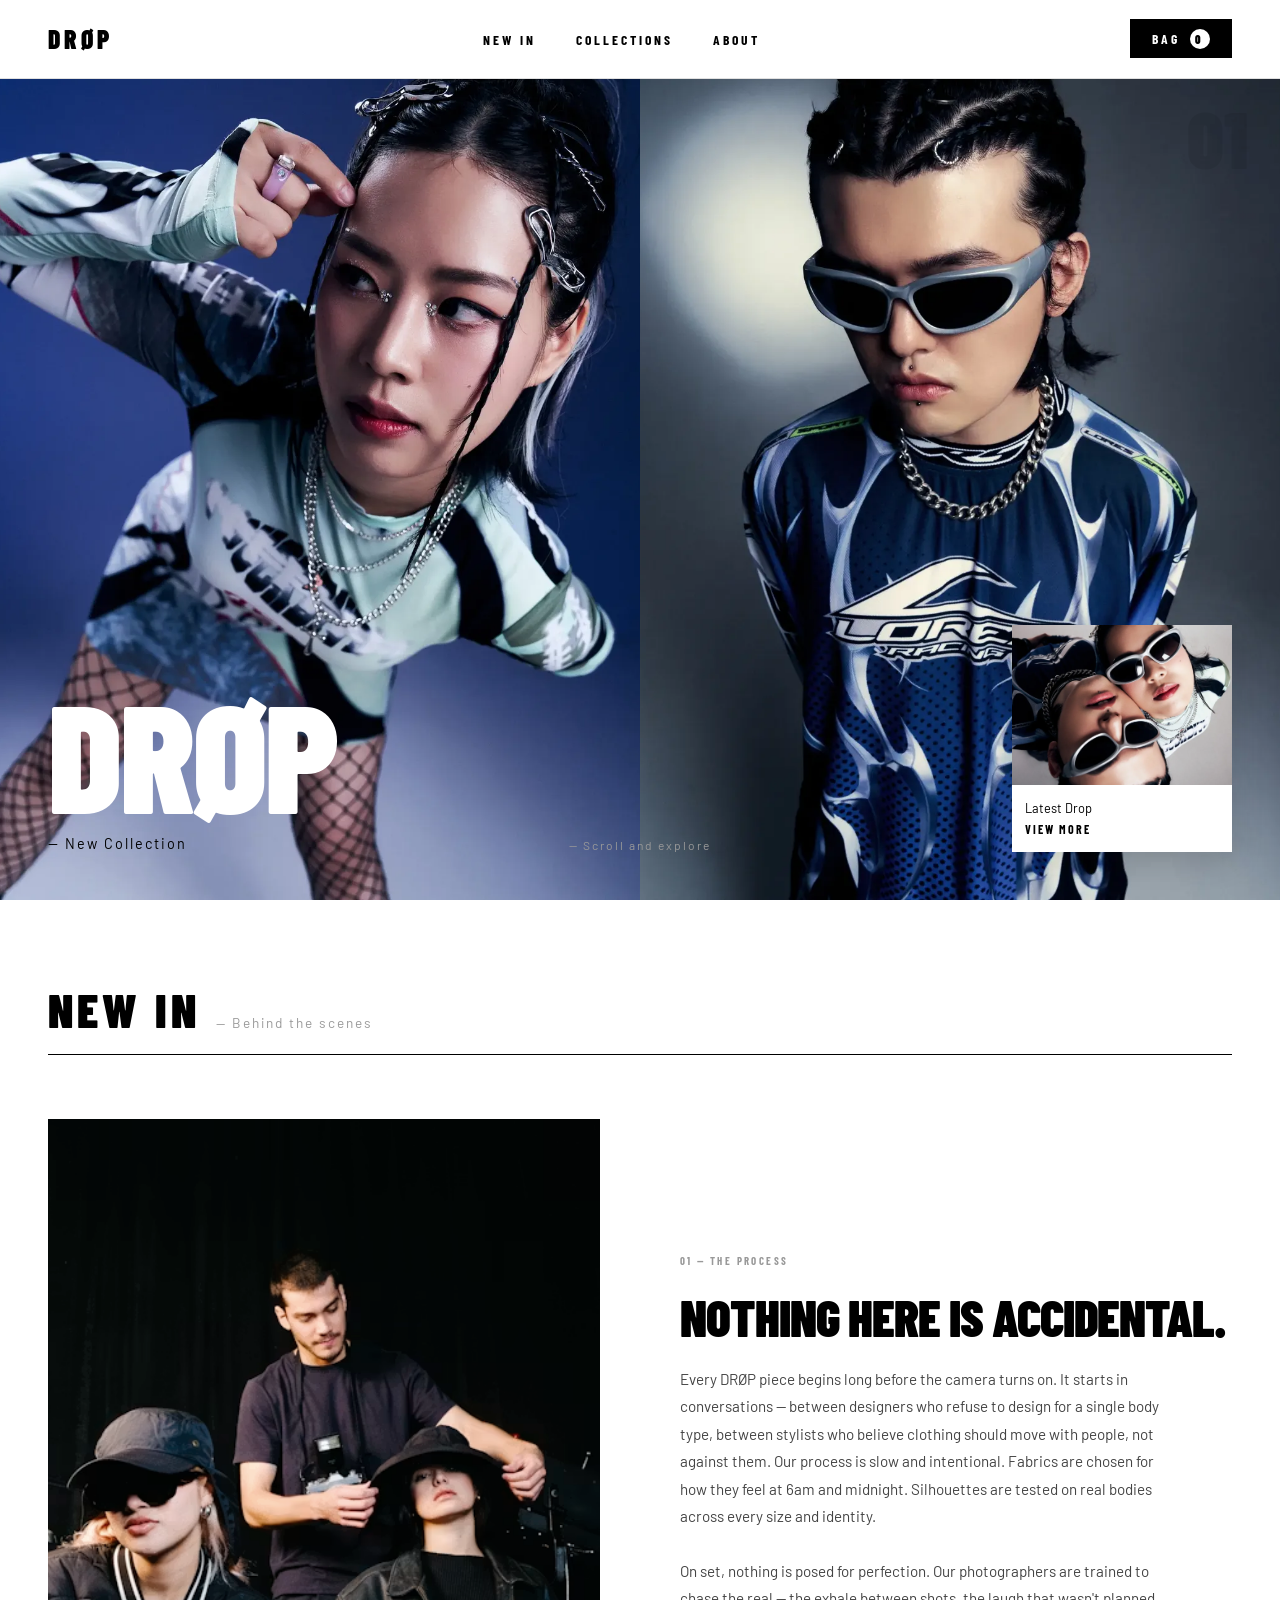
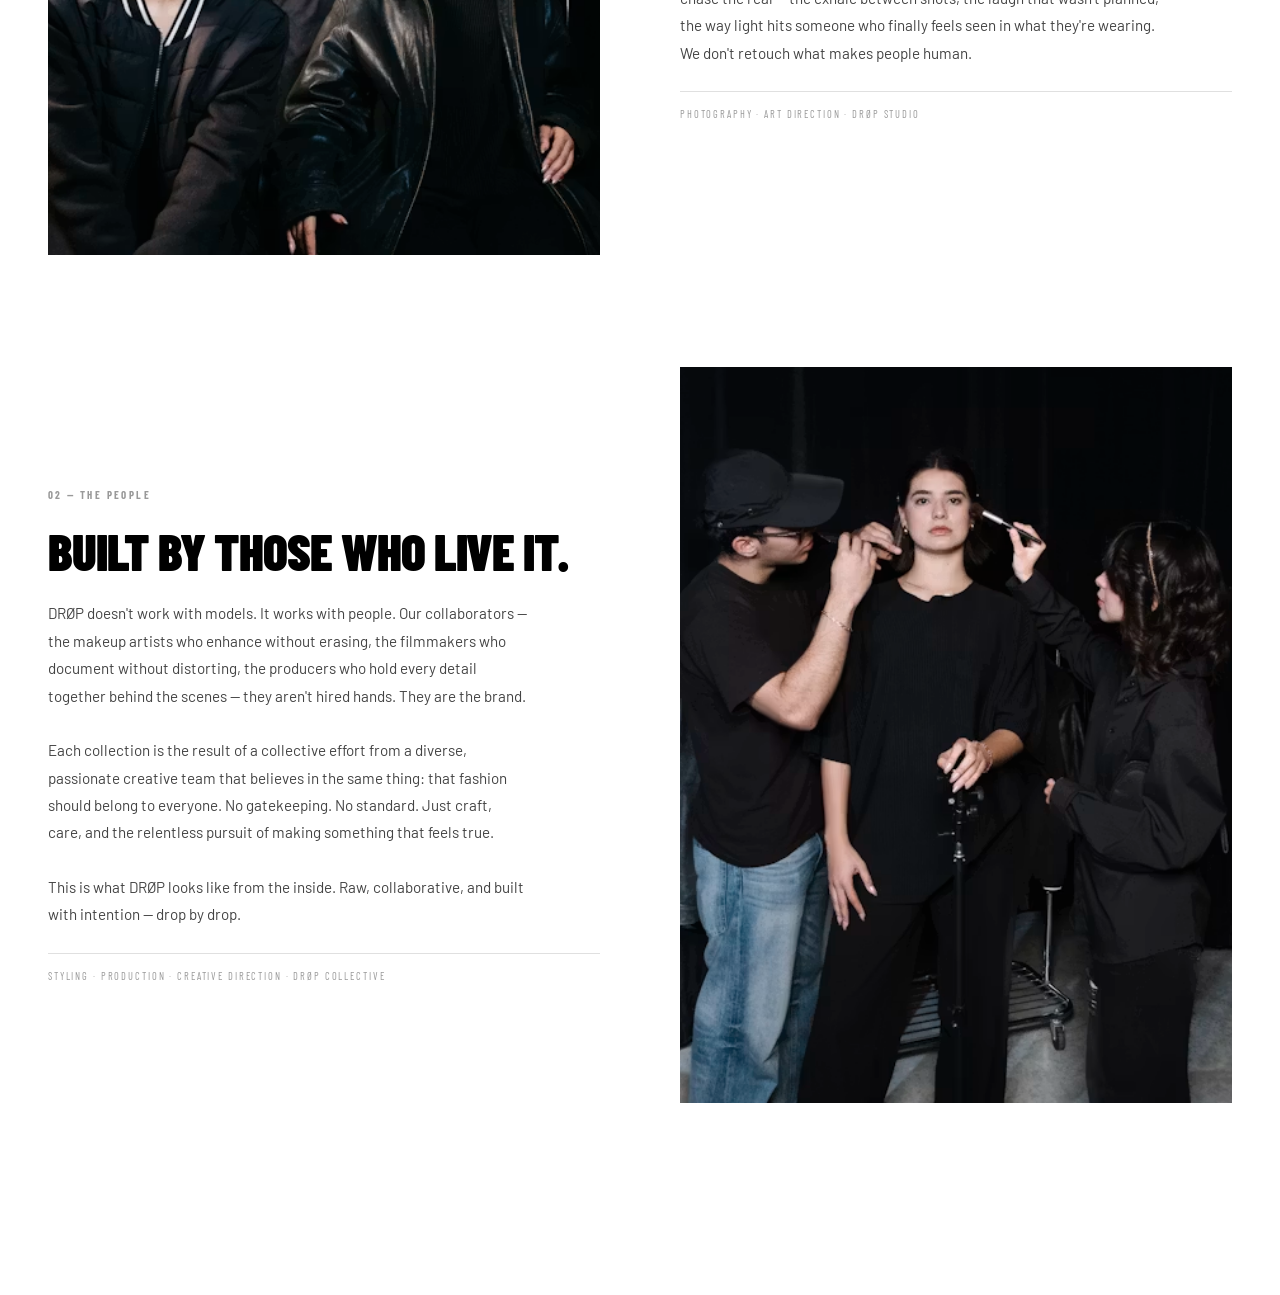
<file: frontend/index.html>
<!DOCTYPE html>
<html lang="pt-BR">
<head>
  <link rel="icon" type="image/png" href="assets/ICON.png" />
  <meta charset="UTF-8" />
  <meta name="viewport" content="width=device-width, initial-scale=1.0"/>
  <title>DRØP</title>
  <link rel="stylesheet" href="style.css" />
  <link href="https://fonts.googleapis.com/css2?family=Barlow+Condensed:wght@400;700;900&family=Barlow:wght@300;400;500&display=swap" rel="stylesheet"/>
</head>
<body>

  <!-- NAVBAR -->
  <nav class="navbar">
    <a href="#" class="logo">DRØP</a>
    <ul class="nav-links">
      <li><a href="index.html#produtos">NEW IN</a></li>
      <li><a href="collections.html">COLLECTIONS</a></li>
      <li><a href="about.html">ABOUT</a></li>
    </ul>
    <button class="cart-btn" id="cartBtn">
      BAG <span class="cart-count" id="cartCount">0</span> 
    </button>
  </nav>
<!-- HERO -->
<section class="hero">
  <div class="hero-number">01</div>
  <div class="hero-text">
    <h1 class="hero-title">DRØP</h1>
    <p class="hero-sub">— New Collection</p>
  </div>
  <div class="hero-image-main">
    <div class="hero-placeholder"></div>
  </div>
  <div class="hero-image-second">
    <div class="hero-placeholder-second"></div>
  </div>
  <a href="collections.html?produto=fV8CvJ6wJcdyc7ZbU56b" class="hero-image-float" style="text-decoration:none;color:var(--black);display:block;">
    <div class="hero-placeholder-sm"></div>
    <p class="hero-label">Latest Drop <br/><strong>VIEW MORE</strong></p>
  </a>
  <p class="hero-scroll">— Scroll and explore</p>
</section>

<!-- NEW IN — BEHIND THE SCENES -->
<section class="newin" id="produtos">

  <div class="newin-header">
    <h2>NEW IN</h2>
    <span>— Behind the scenes</span>
  </div>

  <!-- FEATURE 01 -->
  <div class="newin-feature">
    <div class="newin-img">
      <img src="assets/fotog1.jpg" alt="DRØP Behind the Scenes" />
    </div>
    <div class="newin-text">
      <span class="newin-label">01 — The Process</span>
      <h3 class="newin-title">Nothing here is accidental.</h3>
      <p class="newin-body">
        Every DRØP piece begins long before the camera turns on. It starts in conversations — between designers who refuse to design for a single body type, between stylists who believe clothing should move with people, not against them. Our process is slow and intentional. Fabrics are chosen for how they feel at 6am and midnight. Silhouettes are tested on real bodies across every size and identity.
        <br/><br/>
        On set, nothing is posed for perfection. Our photographers are trained to chase the real — the exhale between shots, the laugh that wasn't planned, the way light hits someone who finally feels seen in what they're wearing. We don't retouch what makes people human.
      </p>
      <span class="newin-credit">Photography · Art Direction · DRØP Studio</span>
    </div>
  </div>

  <!-- FEATURE 02 -->
  <div class="newin-feature newin-feature--reverse">
    <div class="newin-img">
      <img src="assets/fotog2.jpg" alt="DRØP Collaborators" />
    </div>
    <div class="newin-text">
      <span class="newin-label">02 — The People</span>
      <h3 class="newin-title">Built by those who live it.</h3>
      <p class="newin-body">
        DRØP doesn't work with models. It works with people. Our collaborators — the makeup artists who enhance without erasing, the filmmakers who document without distorting, the producers who hold every detail together behind the scenes — they aren't hired hands. They are the brand.
        <br/><br/>
        Each collection is the result of a collective effort from a diverse, passionate creative team that believes in the same thing: that fashion should belong to everyone. No gatekeeping. No standard. Just craft, care, and the relentless pursuit of making something that feels true.
        <br/><br/>
        This is what DRØP looks like from the inside. Raw, collaborative, and built with intention — drop by drop.
      </p>
      <span class="newin-credit">Styling · Production · Creative Direction · DRØP Collective</span>
    </div>
  </div>

</section>

  <!-- CARRINHO LATERAL -->
  <div class="cart-overlay" id="cartOverlay"></div>
  <aside class="cart" id="cart">
    <div class="cart-header">
      <h3>BAG</h3>
      <button id="closeCart">✕</button>
    </div>
    <div class="cart-items" id="cartItems"></div>
    <div class="cart-footer">
      <p>TOTAL <span id="cartTotal">R$ 0,00</span></p>
      <button class="btn-checkout" id="checkoutBtn">CHECKOUT</button>
    </div>
  </aside>

  <!-- MODAL -->
  <div class="modal-overlay" id="modalOverlay">
    <div class="modal" id="modal">
      <button class="modal-close" id="modalClose">✕</button>
      <div class="modal-image" id="modalImage">
        <div class="modal-placeholder"></div>
      </div>
      <div class="modal-info">
        <p class="modal-tag">DRØP EXCLUSIVE</p>
        <h2 class="modal-name" id="modalName"></h2>
        <p class="modal-desc" id="modalDesc"></p>
        <p class="modal-price" id="modalPrice"></p>
        <p class="modal-stock" id="modalStock"></p>
        <div class="modal-sizes" id="modalSizes"></div>
        <p class="modal-size-hint" id="modalSizeHint"></p>
        <button class="btn-add modal-add" id="modalAdd" disabled>ADD TO BAG</button>
      </div>
    </div>
  </div>

  <script src="app.js"></script>
</body>
</html>
</file>
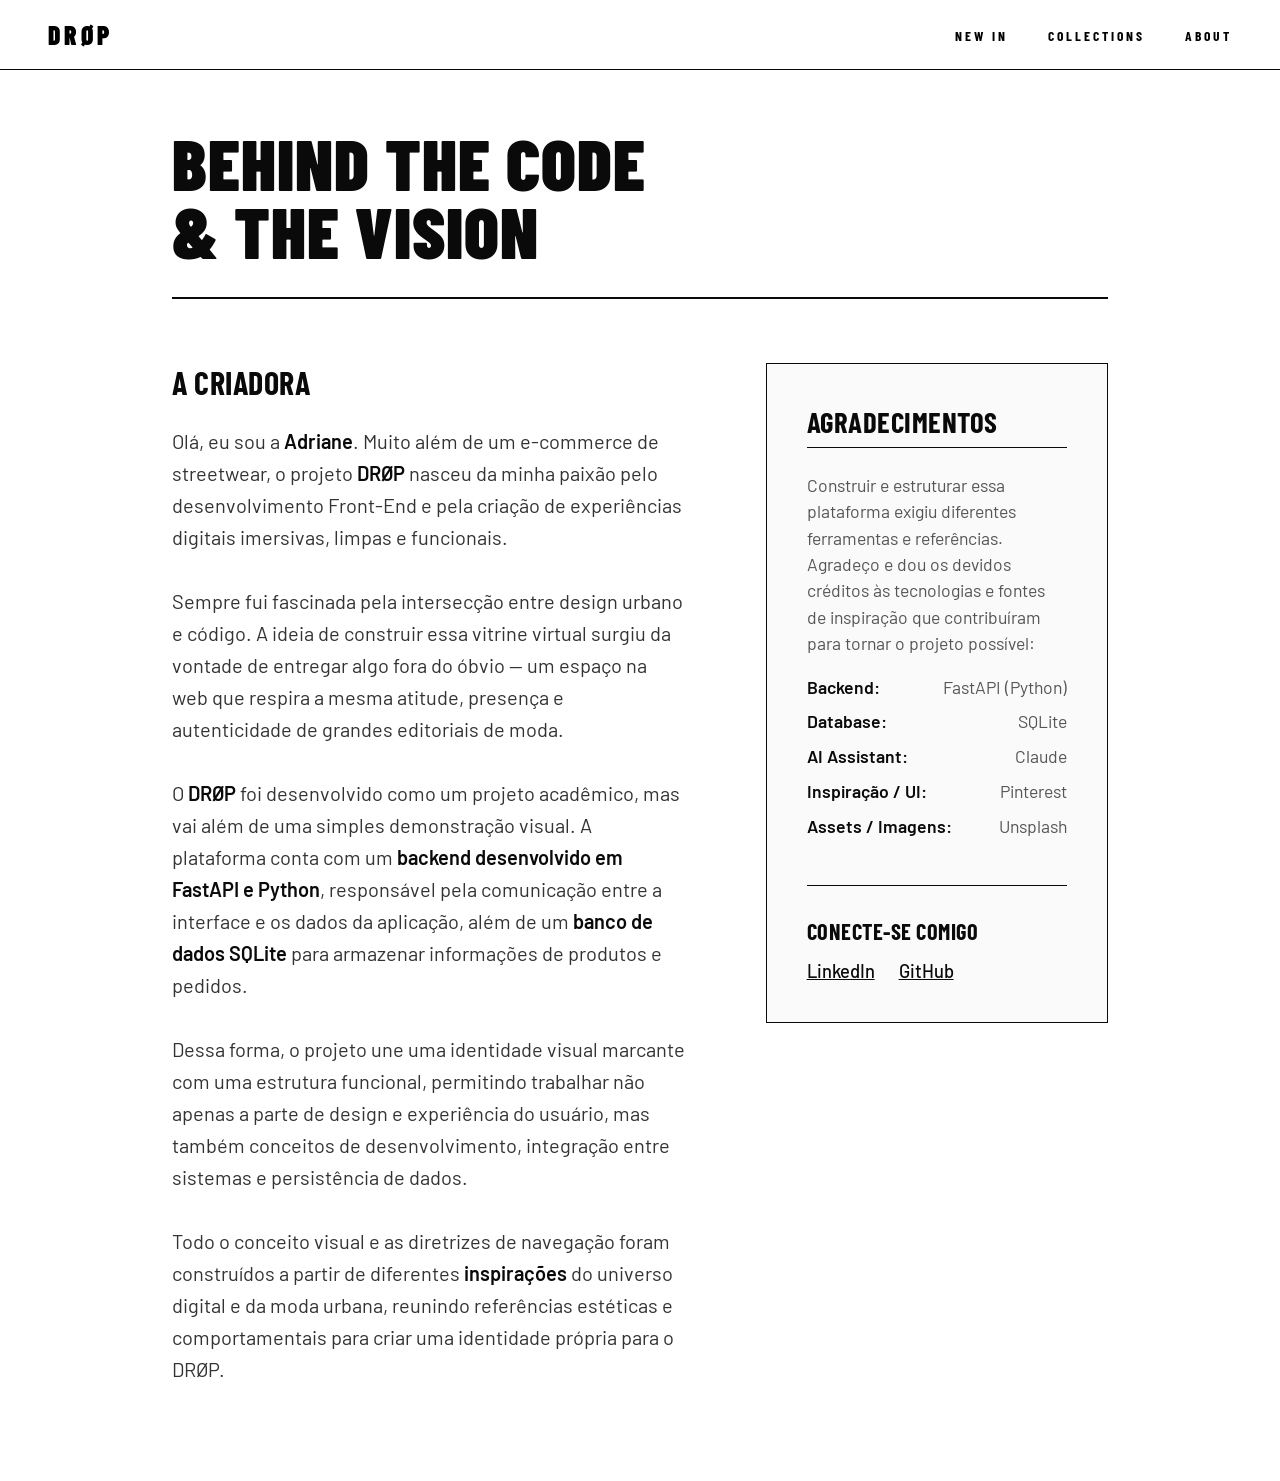
<file: frontend/about.html>
<!DOCTYPE html>
<html lang="pt-BR">
<head>
  <link rel="icon" type="image/png" href="/frontend/assets/ICON.png" />
  <meta charset="UTF-8" />
  <meta name="viewport" content="width=device-width, initial-scale=1.0"/>
  <title>DRØP — About</title>

  <link rel="stylesheet" href="style.css" />

  <link href="https://fonts.googleapis.com/css2?family=Barlow+Condensed:wght@400;700;900&family=Barlow:wght@300;400;500&display=swap" rel="stylesheet"/>

  <style>
    body {
      background-color: #ffffff;
      color: #0a0a0a;
    }

    .navbar {
      border-bottom: 1px solid #0a0a0a;
    }

    .about-container {
      max-width: 1000px;
      margin: 8rem auto 4rem auto;
      padding: 0 2rem;
    }

    .about-header {
      margin-bottom: 4rem;
      border-bottom: 2px solid #0a0a0a;
      padding-bottom: 2rem;
    }

    .about-title {
      font-family: 'Barlow Condensed', sans-serif;
      font-size: 4.5rem;
      font-weight: 900;
      text-transform: uppercase;
      line-height: 0.95;
      letter-spacing: 1px;
    }

    .about-grid {
      display: grid;
      grid-template-columns: 1.2fr 0.8fr;
      gap: 5rem;
      align-items: start;
    }

    .about-text h2 {
      font-family: 'Barlow Condensed', sans-serif;
      font-size: 2rem;
      text-transform: uppercase;
      margin-bottom: 1.5rem;
      font-weight: 700;
      letter-spacing: 0.5px;
    }

    .about-text p {
      font-family: 'Barlow', sans-serif;
      font-weight: 400;
      font-size: 1.25rem;
      line-height: 1.6;
      margin-bottom: 2rem;
      color: #333;
    }

    .about-text strong {
      font-weight: 600;
      color: #0a0a0a;
    }

    .credits-box {
      border: 1px solid #0a0a0a;
      padding: 2.5rem;
      background: #fafafa;
    }

    .credits-box h3 {
      font-family: 'Barlow Condensed', sans-serif;
      font-size: 1.8rem;
      text-transform: uppercase;
      letter-spacing: 0.5px;
      margin-bottom: 1.5rem;
      border-bottom: 1px solid #0a0a0a;
      padding-bottom: 0.5rem;
    }

    .credits-box p {
      font-family: 'Barlow', sans-serif;
      font-size: 1.1rem;
      line-height: 1.5;
      color: #555;
    }

    .credits-box ul {
      list-style-type: none;
      padding-left: 0;
    }

    .credits-box ul li {
      font-family: 'Barlow', sans-serif;
      font-size: 1.1rem;
      margin-bottom: 0.8rem;
      color: #555;
      display: flex;
      justify-content: space-between;
      gap: 1rem;
    }

    .credits-box ul li strong {
      color: #0a0a0a;
      font-weight: 600;
    }

    .social-links {
      margin-top: 3rem;
      border-top: 1px solid #0a0a0a;
      padding-top: 2rem;
    }

    .social-links h4 {
      font-family: 'Barlow Condensed', sans-serif;
      font-size: 1.4rem;
      text-transform: uppercase;
      letter-spacing: 0.5px;
      margin-bottom: 1rem;
    }

    .social-links .links {
      display: flex;
      gap: 1.5rem;
    }

    .social-links a {
      font-family: 'Barlow', sans-serif;
      font-size: 1.15rem;
      color: #0a0a0a;
      text-decoration: underline;
      font-weight: 500;
    }

    .social-links a:hover {
      color: #555;
    }

    @media (max-width: 768px) {
      .about-grid {
        grid-template-columns: 1fr;
        gap: 3rem;
      }

      .about-title {
        font-size: 3rem;
      }
    }
  </style>
</head>

<body>

  <nav class="navbar">
    <a href="index.html" class="logo">DRØP</a>

    <ul class="nav-links">
      <li><a href="index.html#produtos">NEW IN</a></li>
      <li><a href="collections.html">COLLECTIONS</a></li>
      <li><a href="about.html">ABOUT</a></li>
    </ul>
  </nav>


  <main class="about-container">

    <div class="about-header">
      <h1 class="about-title">
        Behind the Code <br>& The Vision
      </h1>
    </div>


    <div class="about-grid">

      <div class="about-text">

        <h2>A criadora</h2>

        <p>
          Olá, eu sou a <strong>Adriane</strong>. Muito além de um e-commerce
          de streetwear, o projeto <strong>DRØP</strong> nasceu da minha
          paixão pelo desenvolvimento Front-End e pela criação de experiências
          digitais imersivas, limpas e funcionais.
        </p>

        <p>
          Sempre fui fascinada pela intersecção entre design urbano e código.
          A ideia de construir essa vitrine virtual surgiu da vontade de
          entregar algo fora do óbvio — um espaço na web que respira a mesma
          atitude, presença e autenticidade de grandes editoriais de moda.
        </p>

        <p>
          O <strong>DRØP</strong> foi desenvolvido como um projeto acadêmico,
          mas vai além de uma simples demonstração visual. A plataforma conta
          com um <strong>backend desenvolvido em FastAPI e Python</strong>,
          responsável pela comunicação entre a interface e os dados da
          aplicação, além de um <strong>banco de dados SQLite</strong> para
          armazenar informações de produtos e pedidos.
        </p>

        <p>
          Dessa forma, o projeto une uma identidade visual marcante com uma
          estrutura funcional, permitindo trabalhar não apenas a parte de
          design e experiência do usuário, mas também conceitos de
          desenvolvimento, integração entre sistemas e persistência de dados.
        </p>

        <p>
          Todo o conceito visual e as diretrizes de navegação foram construídos
          a partir de diferentes <strong>inspirações</strong> do universo
          digital e da moda urbana, reunindo referências estéticas e
          comportamentais para criar uma identidade própria para o DRØP.
        </p>

      </div>


      <div class="credits-box">

        <h3>Agradecimentos</h3>

        <p>
          Construir e estruturar essa plataforma exigiu diferentes ferramentas
          e referências. Agradeço e dou os devidos créditos às tecnologias e
          fontes de inspiração que contribuíram para tornar o projeto possível:
        </p>

        <br>

        <ul>
          <li>
            <strong>Backend:</strong>
            <span>FastAPI (Python)</span>
          </li>

          <li>
            <strong>Database:</strong>
            <span>SQLite</span>
          </li>

          <li>
            <strong>AI Assistant:</strong>
            <span>Claude</span>
          </li>

          <li>
            <strong>Inspiração / UI:</strong>
            <span>Pinterest</span>
          </li>

          <li>
            <strong>Assets / Imagens:</strong>
            <span>Unsplash</span>
          </li>
        </ul>


        <div class="social-links">

          <h4>Conecte-se comigo</h4>

          <div class="links">
            <a
              href="https://www.linkedin.com/in/adriane-bernardo/"
              target="_blank"
            >
              LinkedIn
            </a>

            <a
              href="https://github.com/adrianebernardo"
              target="_blank"
            >
              GitHub
            </a>
          </div>

        </div>

      </div>

    </div>

  </main>


  <script src="app.js"></script>

</body>
</html>
</file>
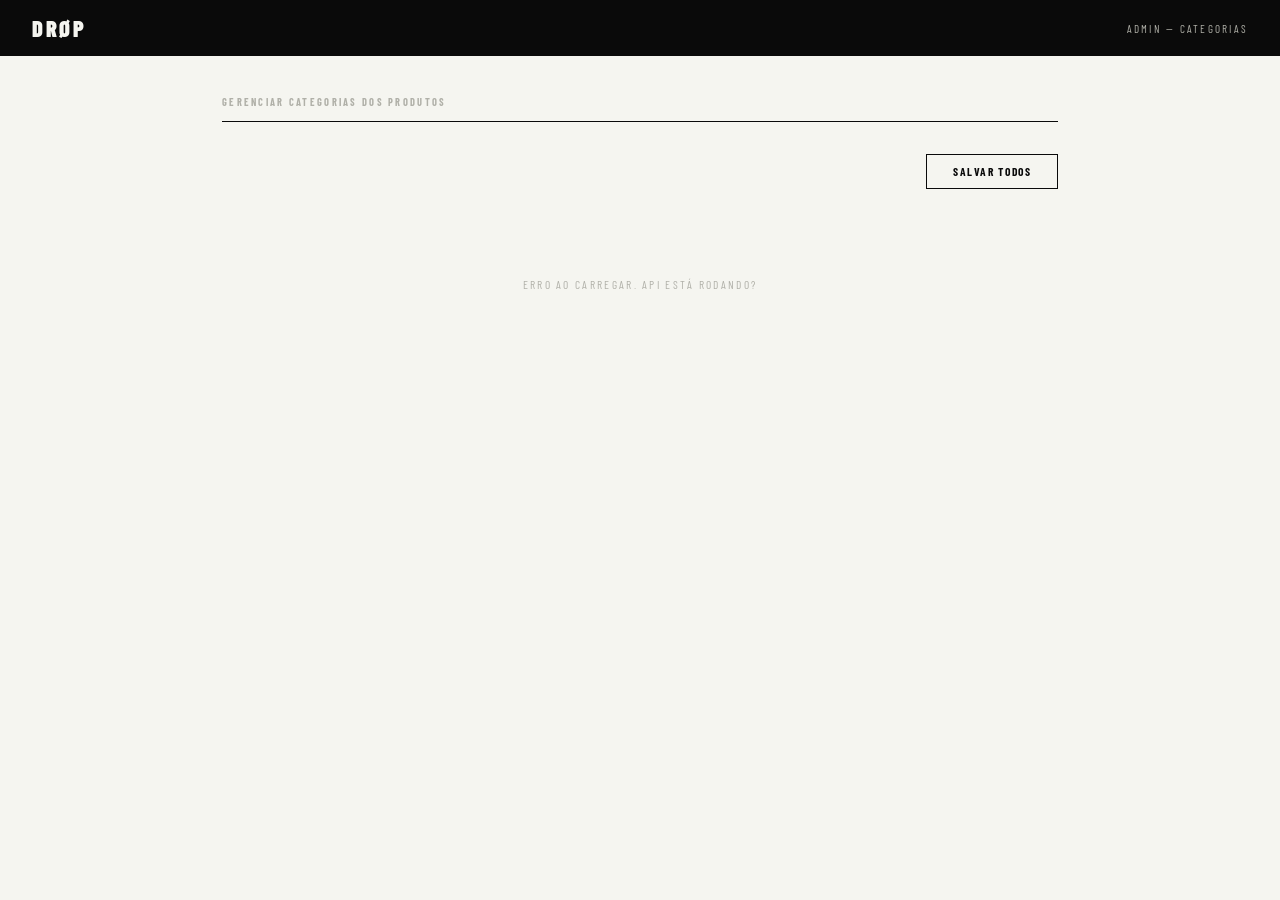
<file: frontend/admin.html>
<!DOCTYPE html>
<html lang="pt-BR">
<head>
  <link rel="icon" type="image/png" href="assets/ICON.png" />
  <meta charset="UTF-8" />
  <meta name="viewport" content="width=device-width, initial-scale=1.0"/>
  <title>DRØP — Admin</title>
  <link href="https://fonts.googleapis.com/css2?family=Barlow+Condensed:wght@400;700;900&display=swap" rel="stylesheet"/>
  <style>
    *, *::before, *::after { box-sizing: border-box; margin: 0; padding: 0; }
    :root {
      --black: #0a0a0a; --white: #f5f5f0;
      --gray-light: #e8e8e3; --gray-mid: #b0b0a8; --gray-dark: #3a3a38;
      --font: 'Barlow Condensed', sans-serif;
    }
    body { font-family: var(--font); background: var(--white); color: var(--black); min-height: 100vh; }
    .nav {
      display: flex; align-items: center; justify-content: space-between;
      padding: 0 2rem; height: 56px;
      background: var(--black); color: var(--white);
    }
    .nav-logo { font-size: 1.4rem; font-weight: 900; letter-spacing: 0.12em; }
    .nav-tag { font-size: 0.7rem; letter-spacing: 0.2em; color: var(--gray-mid); text-transform: uppercase; }
    .container { max-width: 900px; margin: 0 auto; padding: 2.5rem 2rem; }
    .page-title {
      font-size: 0.65rem; font-weight: 700; letter-spacing: 0.22em;
      text-transform: uppercase; color: var(--gray-mid);
      border-bottom: 1px solid var(--black); padding-bottom: 0.8rem; margin-bottom: 2rem;
    }
    .toast {
      display: none; position: fixed; top: 1.5rem; right: 1.5rem;
      background: var(--black); color: var(--white);
      font-size: 0.75rem; letter-spacing: 0.12em; text-transform: uppercase;
      padding: 0.8rem 1.4rem; z-index: 999;
    }
    .toast.visible { display: block; }
    .toast.error { background: #c0392b; }
    .product-row {
      display: grid; grid-template-columns: 48px 1fr 200px 100px;
      gap: 1rem; align-items: center;
      padding: 0.8rem 0; border-bottom: 1px solid var(--gray-light);
    }
    .product-row:last-child { border-bottom: none; }
    .product-img {
      width: 48px; height: 60px; object-fit: cover;
      background: var(--gray-light); display: block;
    }
    .product-name {
      font-size: 0.82rem; font-weight: 700;
      letter-spacing: 0.08em; text-transform: uppercase; line-height: 1.2;
    }
    .product-id {
      font-size: 0.6rem; letter-spacing: 0.08em;
      color: var(--gray-mid); margin-top: 0.2rem;
    }
    .cat-select {
      font-family: var(--font); font-size: 0.78rem; font-weight: 700;
      letter-spacing: 0.1em; text-transform: uppercase;
      background: transparent; border: 1px solid var(--gray-light);
      color: var(--black); padding: 0.4rem 0.6rem; cursor: pointer;
      width: 100%; outline: none; transition: border-color 0.15s;
    }
    .cat-select:focus { border-color: var(--black); }
    .save-btn {
      font-family: var(--font); font-size: 0.72rem; font-weight: 700;
      letter-spacing: 0.12em; text-transform: uppercase;
      background: var(--black); color: var(--white);
      border: none; padding: 0.5rem 1rem; cursor: pointer;
      transition: opacity 0.15s; white-space: nowrap;
    }
    .save-btn:hover { opacity: 0.75; }
    .save-btn:disabled { opacity: 0.3; cursor: not-allowed; }
    .save-btn.saved { background: #2a7a2a; }
    .loading-state {
      text-align: center; padding: 4rem 0;
      font-size: 0.72rem; letter-spacing: 0.2em;
      text-transform: uppercase; color: var(--gray-mid);
    }
    .save-all-bar {
      display: flex; justify-content: flex-end; margin-bottom: 1.5rem;
    }
    .save-all-btn {
      font-family: var(--font); font-size: 0.72rem; font-weight: 700;
      letter-spacing: 0.14em; text-transform: uppercase;
      background: transparent; color: var(--black);
      border: 1px solid var(--black); padding: 0.6rem 1.6rem; cursor: pointer;
      transition: background 0.15s, color 0.15s;
    }
    .save-all-btn:hover { background: var(--black); color: var(--white); }
  </style>
</head>
<body>

<nav class="nav">
  <span class="nav-logo">DRØP</span>
  <span class="nav-tag">Admin — Categorias</span>
</nav>

<div class="toast" id="toast"></div>

<div class="container">
  <div class="page-title">Gerenciar categorias dos produtos</div>

  <div class="save-all-bar">
    <button class="save-all-btn" id="saveAllBtn">Salvar todos</button>
  </div>

  <div id="productList">
    <div class="loading-state">Carregando produtos...</div>
  </div>
</div>

<script>
  const API = 'http://localhost:8001';
  const CATEGORIES = ['TOPS', 'OUTWEAR', 'BOTTOMS', 'FOOTWEAR', 'ACCESSORIES', 'COLLAB', 'SALE'];

  let products = [];

  function showToast(msg, error = false) {
    const t = document.getElementById('toast');
    t.textContent = msg;
    t.className = 'toast visible' + (error ? ' error' : '');
    setTimeout(() => t.className = 'toast', 2500);
  }

  async function loadProducts() {
    try {
      const res = await fetch(`${API}/products/`);
      products = await res.json();
      renderList();
    } catch {
      document.getElementById('productList').innerHTML =
        '<div class="loading-state">Erro ao carregar. API está rodando?</div>';
    }
  }

  function renderList() {
    const list = document.getElementById('productList');
    if (!products.length) {
      list.innerHTML = '<div class="loading-state">Nenhum produto encontrado.</div>';
      return;
    }
    list.innerHTML = products.map((p, i) => `
      <div class="product-row" data-index="${i}">
        <img class="product-img"
          src="${p.image_url || p.image_product || ''}"
          alt="${p.name}"
          onerror="this.style.opacity='0'"
        />
        <div>
          <div class="product-name">${p.name}</div>
          <div class="product-id">${p.id}</div>
        </div>
        <select class="cat-select" id="cat-${i}">
          ${CATEGORIES.map(c => `
            <option value="${c}" ${p.category === c ? 'selected' : ''}>${c}</option>
          `).join('')}
        </select>
        <button class="save-btn" id="btn-${i}" onclick="saveOne(${i})">Salvar</button>
      </div>
    `).join('');
  }

  async function saveOne(i) {
    const p = products[i];
    const cat = document.getElementById(`cat-${i}`).value;
    const btn = document.getElementById(`btn-${i}`);
    btn.disabled = true;
    btn.textContent = '...';
    try {
      const res = await fetch(`${API}/products/${p.id}`, {
        method: 'PUT',
        headers: { 'Content-Type': 'application/json' },
        body: JSON.stringify({ category: cat })
      });
      if (!res.ok) throw new Error();
      products[i].category = cat;
      btn.textContent = '✓';
      btn.classList.add('saved');
      setTimeout(() => {
        btn.textContent = 'Salvar';
        btn.classList.remove('saved');
        btn.disabled = false;
      }, 2000);
      showToast(`${p.name} atualizado`);
    } catch {
      btn.textContent = 'Erro';
      btn.disabled = false;
      showToast('Erro ao salvar', true);
    }
  }

  document.getElementById('saveAllBtn').addEventListener('click', async () => {
    const btn = document.getElementById('saveAllBtn');
    btn.disabled = true;
    btn.textContent = 'Salvando...';
    let errors = 0;
    for (let i = 0; i < products.length; i++) {
      const cat = document.getElementById(`cat-${i}`).value;
      try {
        const res = await fetch(`${API}/products/${products[i].id}`, {
          method: 'PUT',
          headers: { 'Content-Type': 'application/json' },
          body: JSON.stringify({ category: cat })
        });
        if (!res.ok) throw new Error();
        products[i].category = cat;
        const b = document.getElementById(`btn-${i}`);
        b.textContent = '✓'; b.classList.add('saved');
      } catch { errors++; }
    }
    btn.textContent = 'Salvar todos';
    btn.disabled = false;
    showToast(errors ? `${errors} erro(s) ao salvar` : 'Todos salvos!', errors > 0);
  });

  loadProducts();
</script>
</body>
</html>
</file>
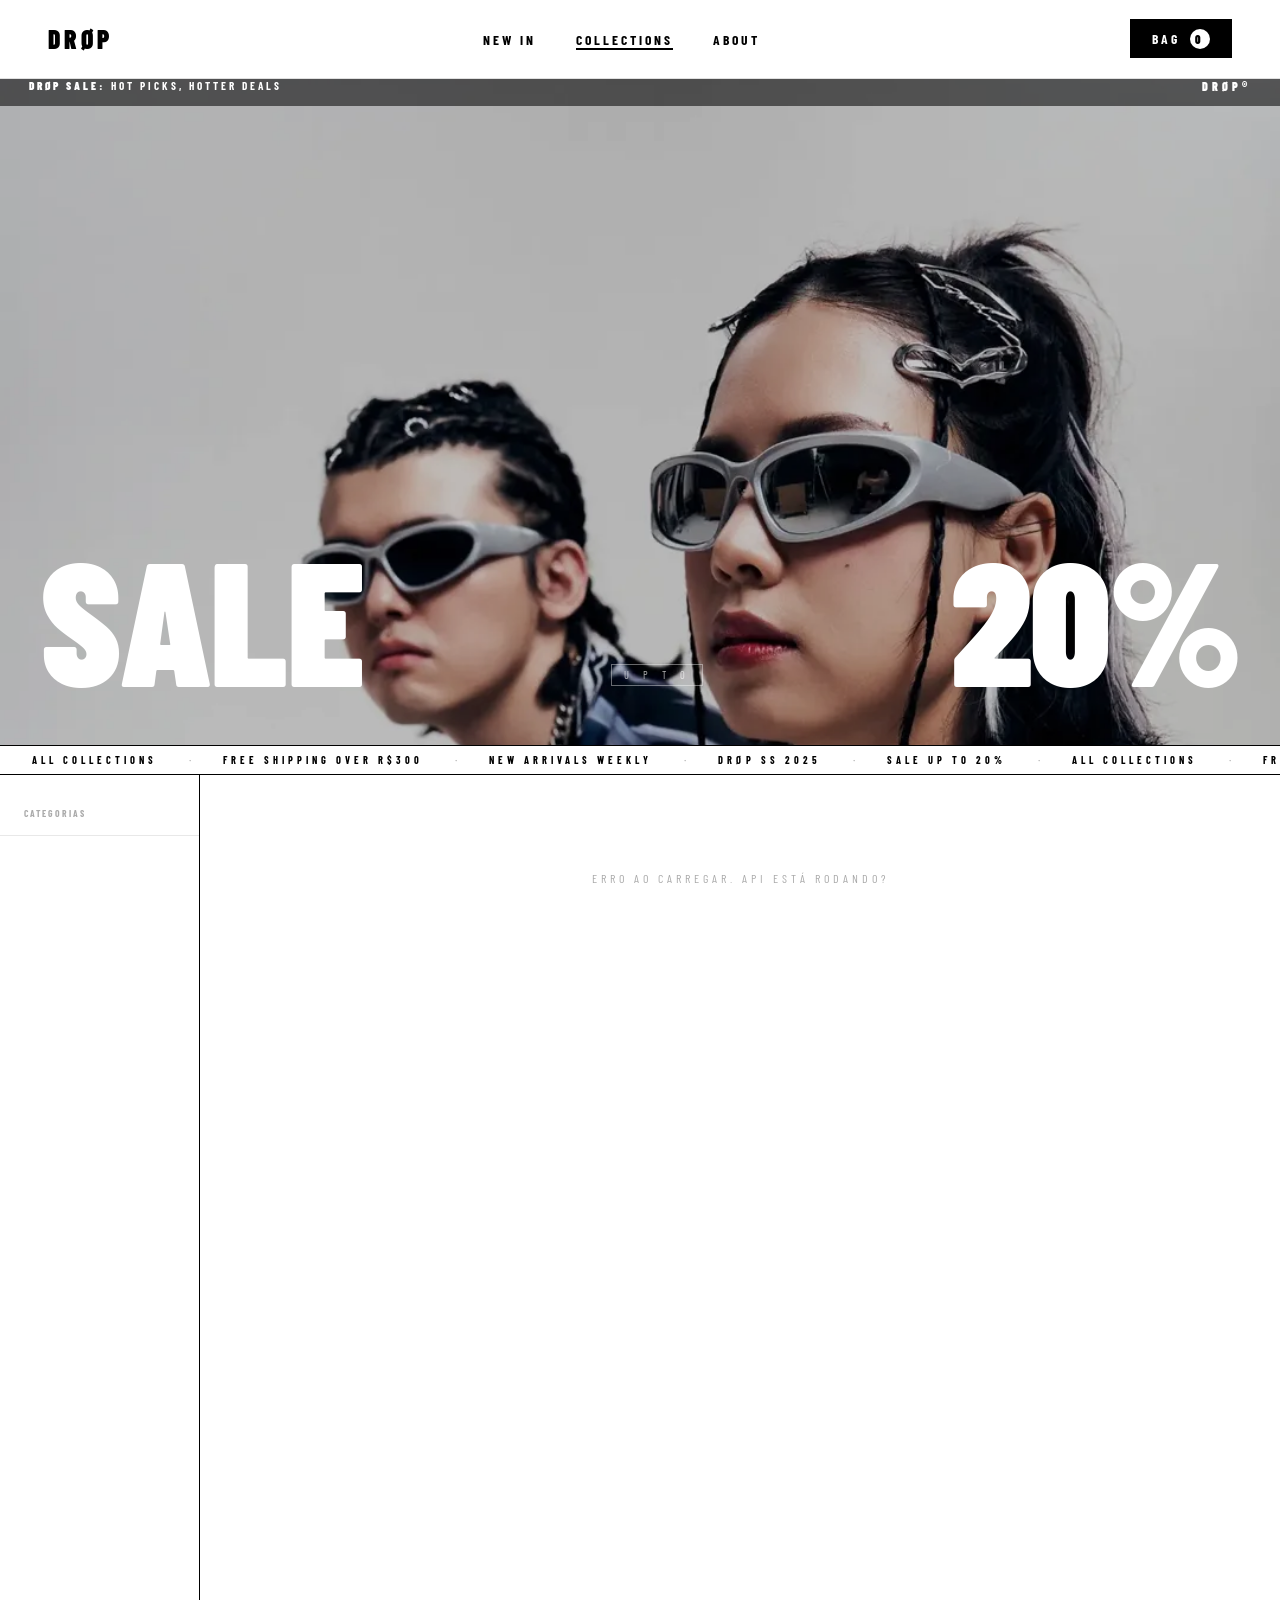
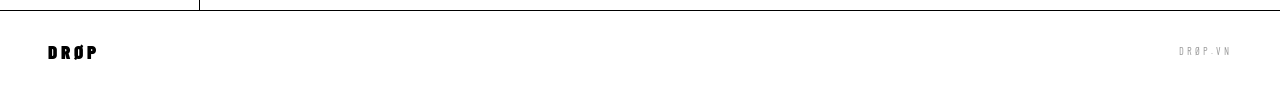
<file: frontend/collections.html>
<!DOCTYPE html>
<html lang="pt-BR">
<head>
  <link rel="icon" type="image/png" href="assets/ICON.png" />
  <meta charset="UTF-8" />
  <meta name="viewport" content="width=device-width, initial-scale=1.0"/>
  <title>DRØP — COLLECTIONS</title>
  <link rel="stylesheet" href="style.css" />
  <link href="https://fonts.googleapis.com/css2?family=Barlow+Condensed:wght@400;700;900&family=Barlow:wght@300;400;500&display=swap" rel="stylesheet"/>
  <style>
    *, *::before, *::after { box-sizing: border-box; margin: 0; padding: 0; }

    .col-hero {
      margin-top: 65px; position: relative;
      width: 100%; height: 56vw; max-height: 680px;
      overflow: hidden; background: #1a1a1a;
    }
    .col-hero img {
      width: 100%; height: 100%;
      object-fit: cover; object-position: center top;
      display: block; filter: brightness(0.78);
    }
    .col-hero-fallback { width: 100%; height: 100%; background: #111; }
    .col-hero-topbar {
      position: absolute; top: 0; left: 0; right: 0;
      display: flex; justify-content: space-between; align-items: center;
      padding: 0.85rem 1.8rem; background: rgba(0,0,0,0.55); z-index: 3;
    }
    .col-hero-topbar-left {
      font-family: var(--font-title); font-size: 0.7rem;
      font-weight: 700; letter-spacing: 3px; color: #fff; text-transform: uppercase;
    }
    .col-hero-topbar-left strong { font-weight: 900; }
    .col-hero-topbar-right {
      font-family: var(--font-title); font-size: 0.75rem;
      font-weight: 900; letter-spacing: 4px; color: #fff;
    }
    .col-hero-sale {
      position: absolute; bottom: 0; left: 0; right: 0;
      display: flex; justify-content: space-between; align-items: flex-end;
      padding: 2.5rem; z-index: 3;
    }
    .col-hero-sale-word, .col-hero-pct {
      font-family: var(--font-title);
      font-size: clamp(5rem, 14vw, 11rem);
      font-weight: 900; line-height: 1; color: #fff; letter-spacing: -2px;
    }
    .col-hero-sale-center {
      display: flex; flex-direction: column;
      align-items: center; gap: 0.3rem; padding-bottom: 1.2rem;
    }
    .col-hero-upto {
      font-family: var(--font-title); font-size: 0.65rem;
      letter-spacing: 6px; color: rgba(255,255,255,0.7);
      text-transform: uppercase;
      border: 1px solid rgba(255,255,255,0.4); padding: 0.25rem 0.7rem;
    }

    .col-marquee {
      overflow: hidden;
      border-top: 1px solid #000; border-bottom: 1px solid #000;
      padding: 0.5rem 0; background: #fff;
    }
    .col-marquee-track { display: flex; width: max-content; animation: marquee 24s linear infinite; }
    .col-marquee-track span {
      font-family: var(--font-title); font-size: 0.65rem;
      font-weight: 700; letter-spacing: 4px; text-transform: uppercase;
      color: #000; padding: 0 2rem; white-space: nowrap;
    }
    .col-marquee-track span.sep { color: #bbb; padding: 0; letter-spacing: 0; }
    @keyframes marquee { from { transform: translateX(0); } to { transform: translateX(-50%); } }

    /* ── LAYOUT COM SIDEBAR ── */
    .col-body { display: flex; min-height: 60vh; }

    .col-sidebar {
      width: 200px; flex-shrink: 0;
      border-right: 1px solid #000;
      padding: 2rem 0;
      position: sticky; top: 65px;
      height: calc(100vh - 65px);
      overflow-y: auto;
    }

    .sidebar-title {
      font-family: var(--font-title); font-size: 0.6rem;
      font-weight: 700; letter-spacing: 0.22em; text-transform: uppercase;
      color: #aaa; padding: 0 1.5rem 1rem;
      border-bottom: 1px solid #e8e8e8; margin-bottom: 0.5rem;
    }

    .sidebar-link {
      display: flex; align-items: center; justify-content: space-between;
      padding: 0.65rem 1.5rem;
      font-family: var(--font-title); font-size: 0.78rem;
      font-weight: 700; letter-spacing: 0.14em; text-transform: uppercase;
      color: #888; text-decoration: none; cursor: pointer;
      border: none; background: none; width: 100%; text-align: left;
      transition: color 0.15s, background 0.15s;
    }
    .sidebar-link:hover { color: #000; background: #f5f5f0; }
    .sidebar-link.active { color: #000; border-left: 2px solid #000; padding-left: calc(1.5rem - 2px); }
    .sidebar-link .count {
      font-size: 0.6rem; font-weight: 400; color: #ccc;
      background: #f0f0ee; padding: 0.1rem 0.4rem;
      letter-spacing: 0;
    }
    .sidebar-link.active .count { color: #888; background: #e8e8e3; }

    /* ── CONTEÚDO ── */
    .col-content { flex: 1; min-width: 0; }

    .cat-section { border-bottom: 1px solid #e8e8e8; }
    .cat-section:last-child { border-bottom: none; }

    .cat-header {
      display: flex; align-items: baseline; gap: 1rem;
      padding: 2rem 2rem 1.2rem;
      border-bottom: 1px solid #e8e8e8;
    }
    .cat-header-name {
      font-family: var(--font-title); font-size: 1.8rem;
      font-weight: 900; letter-spacing: 0.06em; text-transform: uppercase;
    }
    .cat-header-count {
      font-family: var(--font-title); font-size: 0.65rem;
      font-weight: 400; letter-spacing: 0.14em; color: #aaa;
      text-transform: uppercase;
    }

    .cat-grid {
      display: grid; grid-template-columns: repeat(4, 1fr);
      gap: 0; border-left: 1px solid #e8e8e8;
    }

    .col-card {
      cursor: pointer; background: #f2f2f0;
      border-right: 1px solid #e8e8e8; border-bottom: 1px solid #e8e8e8;
      display: flex; flex-direction: column;
    }
    .col-card:hover .col-card-img { transform: scale(1.03); }
    .col-card-imgwrap {
      aspect-ratio: 2/3; overflow: hidden;
      background: #ebebea;
    }
    .col-card-img {
      width: 100%; height: 100%; object-fit: cover;
      object-position: top center; display: block;
      transition: transform 0.5s ease;
    }
    .col-card-placeholder {
      width: 100%; height: 100%;
      display: flex; align-items: center; justify-content: center;
      font-family: var(--font-title); font-size: 0.65rem;
      letter-spacing: 3px; color: #aaa;
    }
    .col-card-info { padding: 0.6rem 0.75rem 0.75rem; background: #f2f2f0; }
    .col-card-name {
      font-family: var(--font-title); font-size: 0.68rem;
      font-weight: 700; letter-spacing: 2px; text-transform: uppercase;
      color: #111; white-space: nowrap; overflow: hidden;
      text-overflow: ellipsis; margin-bottom: 0.2rem;
    }
    .col-card-price {
      font-family: var(--font-title); font-size: 0.65rem;
      font-weight: 400; letter-spacing: 1px; color: #888;
    }

    .col-empty {
      padding: 3rem 2rem;
      font-family: var(--font-title); font-size: 0.72rem;
      letter-spacing: 3px; color: #ccc; text-transform: uppercase;
    }

    .col-loading-full {
      padding: 6rem 2rem; text-align: center;
      font-family: var(--font-title); font-size: 0.75rem;
      letter-spacing: 4px; color: #aaa; text-transform: uppercase;
    }

    .col-footer {
      border-top: 1px solid #000; padding: 1.8rem 3rem;
      display: flex; justify-content: space-between; align-items: center;
    }
    .col-footer-logo { font-family: var(--font-title); font-size: 1.2rem; font-weight: 900; letter-spacing: 4px; }
    .col-footer-note { font-family: var(--font-title); font-size: 0.65rem; letter-spacing: 3px; color: #999; text-transform: uppercase; }

    .modal-sizes { display: flex; flex-wrap: wrap; gap: 0.5rem; margin: 1rem 0 0.4rem; }
    .size-btn {
      font-family: var(--font-title); font-size: 0.75rem; font-weight: 700;
      letter-spacing: 2px; text-transform: uppercase;
      background: none; border: 1px solid #e0e0e0; color: #999;
      width: 48px; height: 36px; cursor: pointer; transition: all 0.15s;
    }
    .size-btn:hover { border-color: #000; color: #000; }
    .size-btn.selected { background: #000; color: #fff; border-color: #000; }
    .modal-size-hint { font-size: 0.72rem; letter-spacing: 2px; color: #bbb; margin-bottom: 0.8rem; min-height: 1rem; }
    .btn-add:disabled { opacity: 0.3; cursor: not-allowed; }
    .modal-image img { width: 100%; height: 100%; object-fit: cover; }

    @media (max-width: 1024px) { .cat-grid { grid-template-columns: repeat(3, 1fr); } }
    @media (max-width: 768px) {
      .col-sidebar { display: none; }
      .col-hero { height: 75vw; max-height: none; }
      .cat-grid { grid-template-columns: repeat(2, 1fr); }
      .col-hero-sale-word, .col-hero-pct { font-size: clamp(3.5rem, 18vw, 6rem); }
      .navbar { padding: 1rem 1.5rem; }
      .nav-links { display: none; }
      .col-footer { padding: 1.5rem; }
    }
  </style>
</head>
<body>

  <nav class="navbar">
    <a href="index.html" class="logo">DRØP</a>
    <ul class="nav-links">
      <li><a href="index.html#produtos">NEW IN</a></li>
      <li><a href="collections.html" style="border-bottom:2px solid #000">COLLECTIONS</a></li>
      <li><a href="about.html">ABOUT</a></li>
    </ul>
    <button class="cart-btn" id="cartBtn">
      BAG <span class="cart-count" id="cartCount">0</span>
    </button>
  </nav>

  <section class="col-hero">
    <div class="col-hero-topbar">
      <span class="col-hero-topbar-left"><strong>DRØP SALE:</strong> HOT PICKS, HOTTER DEALS</span>
      <span class="col-hero-topbar-right">DRØP®</span>
    </div>
    <img src="assets/drop3.jpg" alt="DRØP Collection hero"
      onerror="this.style.display='none'; document.querySelector('.col-hero-fallback').style.display='block'" />
    <div class="col-hero-fallback" style="display:none;"></div>
    <div class="col-hero-sale">
      <span class="col-hero-sale-word">SALE</span>
      <div class="col-hero-sale-center"><span class="col-hero-upto">U P T O</span></div>
      <span class="col-hero-pct">20%</span>
    </div>
  </section>

  <div class="col-marquee" aria-hidden="true">
    <div class="col-marquee-track">
      <span>ALL COLLECTIONS</span><span class="sep"> · </span>
      <span>FREE SHIPPING OVER R$300</span><span class="sep"> · </span>
      <span>NEW ARRIVALS WEEKLY</span><span class="sep"> · </span>
      <span>DRØP SS 2025</span><span class="sep"> · </span>
      <span>SALE UP TO 20%</span><span class="sep"> · </span>
      <span>ALL COLLECTIONS</span><span class="sep"> · </span>
      <span>FREE SHIPPING OVER R$300</span><span class="sep"> · </span>
      <span>NEW ARRIVALS WEEKLY</span><span class="sep"> · </span>
      <span>DRØP SS 2025</span><span class="sep"> · </span>
      <span>SALE UP TO 20%</span><span class="sep"> · </span>
    </div>
  </div>

  <div class="col-body">
    <aside class="col-sidebar" id="sidebar">
      <div class="sidebar-title">Categorias</div>
    </aside>
    <div class="col-content" id="colContent">
      <div class="col-loading-full">LOADING</div>
    </div>
  </div>

  <footer class="col-footer">
    <span class="col-footer-logo">DRØP</span>
    <span class="col-footer-note">DRØP.VN</span>
  </footer>

  <div class="cart-overlay" id="cartOverlay"></div>
  <aside class="cart" id="cart">
    <div class="cart-header"><h3>BAG</h3><button id="closeCart">✕</button></div>
    <div class="cart-items" id="cartItems"></div>
    <div class="cart-footer">
      <p>TOTAL <span id="cartTotal">R$ 0,00</span></p>
      <button class="btn-checkout" id="checkoutBtn">CHECKOUT</button>
    </div>
  </aside>

  <div class="modal-overlay" id="modalOverlay">
    <div class="modal" id="modal">
      <button class="modal-close" id="modalClose">✕</button>
      <div class="modal-image" id="modalImage"></div>
      <div class="modal-info">
        <p class="modal-tag">DRØP EXCLUSIVE</p>
        <h2 class="modal-name" id="modalName"></h2>
        <p class="modal-desc" id="modalDesc"></p>
        <p class="modal-price" id="modalPrice"></p>
        <p class="modal-stock" id="modalStock"></p>
        <div class="modal-sizes" id="modalSizes"></div>
        <p class="modal-size-hint" id="modalSizeHint"></p>
        <button class="btn-add modal-add" id="modalAdd" disabled>ADD TO BAG</button>
      </div>
    </div>
  </div>

  <script>
  const API = 'http://localhost:8001';
  const CART_KEY = 'drop_cart';
  const CATEGORIES = [
    'TOPS',
    'OUTWEAR',
    'BOTTOMS',
    'FOOTWEAR',
    'ACCESSORIES',
    'COLLAB',
    'SALE'
  ];

  let cart = JSON.parse(localStorage.getItem(CART_KEY) || '[]');

  function saveCart() {
    localStorage.setItem(CART_KEY, JSON.stringify(cart));
  }

  async function checkDeepLink() {
    const id = new URLSearchParams(window.location.search).get('produto');

    if (!id) return;

    try {
      const res = await fetch(`${API}/products/${id}`);

      if (!res.ok) return;

      const product = await res.json();
      openModal(product);
    } catch {}
  }

  async function loadProducts() {
    try {
      const res = await fetch(`${API}/products/`);

      if (!res.ok) {
        throw new Error();
      }

      const products = await res.json();

      renderAll(products);
      checkDeepLink();

    } catch {
      document.getElementById('colContent').innerHTML =
        '<div class="col-loading-full">Erro ao carregar. API está rodando?</div>';
    }
  }

  function renderAll(products) {
    const grouped = {};

    CATEGORIES.forEach(category => {
      grouped[category] = [];
    });

    products.forEach(product => {
      const category = (product.category || '').toUpperCase();

      if (grouped[category]) {
        grouped[category].push(product);
      } else {
        if (!grouped['OUTROS']) {
          grouped['OUTROS'] = [];
        }

        grouped['OUTROS'].push(product);
      }
    });

    const activeCategories = CATEGORIES.filter(
      category => grouped[category] && grouped[category].length > 0
    );

    if (grouped['OUTROS'] && grouped['OUTROS'].length > 0) {
      activeCategories.push('OUTROS');
    }

    renderSidebar(activeCategories, grouped);
    renderSections(activeCategories, grouped);
  }

  function renderSidebar(categories, grouped) {
    const sidebar = document.getElementById('sidebar');

    const links = categories.map(category => `
      <button
        class="sidebar-link"
        onclick="scrollToSection('${category}')"
        id="link-${category}"
      >
        ${category}
        <span class="count">${grouped[category].length}</span>
      </button>
    `).join('');

    sidebar.innerHTML = `
      <div class="sidebar-title">Categorias</div>
      ${links}
    `;
  }

  function renderSections(categories, grouped) {
    const content = document.getElementById('colContent');

    if (!categories.length) {
      content.innerHTML =
        '<div class="col-loading-full">Nenhum produto encontrado.</div>';
      return;
    }

    content.innerHTML = categories.map(category => `
      <section class="cat-section" id="section-${category}">

        <div class="cat-header">
          <span class="cat-header-name">${category}</span>

          <span class="cat-header-count">
            ${grouped[category].length}
            ${grouped[category].length === 1 ? 'peça' : 'peças'}
          </span>
        </div>

        <div class="cat-grid">
          ${grouped[category].map(product => `
            <div
              class="col-card"
              onclick="openModal(${JSON.stringify(product).replace(/"/g, '&quot;')})"
            >

              <div class="col-card-imgwrap">
                ${
                  product.image_url
                    ? `
                      <img
                        class="col-card-img"
                        src="${product.image_url}"
                        alt="${product.name}"
                        loading="lazy"
                      />
                    `
                    : `
                      <div class="col-card-placeholder">
                        DRØP
                      </div>
                    `
                }
              </div>

              <div class="col-card-info">
                <p class="col-card-name">
                  ${product.name}
                </p>

                <p class="col-card-price">
                  R$ ${product.price.toFixed(2).replace('.', ',')}
                </p>
              </div>

            </div>
          `).join('')}
        </div>

      </section>
    `).join('');

    setupSectionObserver(categories);
  }

  function setupSectionObserver(categories) {
    const observer = new IntersectionObserver(entries => {

      entries.forEach(entry => {

        const id = entry.target.id.replace('section-', '');
        const link = document.getElementById(`link-${id}`);

        if (link) {
          link.classList.toggle('active', entry.isIntersecting);
        }

      });

    }, {
      threshold: 0.2
    });

    categories.forEach(category => {

      const section = document.getElementById(
        `section-${category}`
      );

      if (section) {
        observer.observe(section);
      }

    });
  }

  function scrollToSection(category) {
    const section = document.getElementById(
      `section-${category}`
    );

    if (section) {
      section.scrollIntoView({
        behavior: 'smooth',
        block: 'start'
      });
    }
  }

  function openModal(product) {

    const images = [];

    if (product.images && product.images.length > 0) {

      product.images
        .slice(0, 3)
        .forEach(image => images.push(image));

    } else {

      if (product.image_url) {
        images.push(product.image_url);
      }

      if (product.image_product) {
        images.push(product.image_product);
      }

    }

    let currentImage = 0;

    function renderCarousel(direction = 1) {

  const imageWrap = document.getElementById('modalImage');

  if (!images.length) {
    imageWrap.innerHTML =
      `<div class="modal-placeholder"></div>`;
    return;
  }

  imageWrap.innerHTML = `
    <div
      class="carousel-frame"
      style="
        position:relative;
        width:100%;
        height:100%;
        overflow:hidden;
        background:#f2f2f0;
      "
    >

      <img
        class="carousel-image"
        src="${images[currentImage]}"
        alt=""
        style="
          width:100%;
          height:100%;
          object-fit:cover;
          display:block;
          transform:translateX(${direction > 0 ? '100%' : '-100%'});
          opacity:0;
        "
      />

      ${
        images.length > 1
          ? `
            <button
              id="prevImgBtn"
              style="
                position:absolute;
                left:0.8rem;
                top:50%;
                transform:translateY(-50%);
                background:rgba(255,255,255,0.85);
                border:none;
                width:36px;
                height:36px;
                font-size:1.1rem;
                cursor:pointer;
                z-index:2;
              "
            >
              ‹
            </button>

            <button
              id="nextImgBtn"
              style="
                position:absolute;
                right:0.8rem;
                top:50%;
                transform:translateY(-50%);
                background:rgba(255,255,255,0.85);
                border:none;
                width:36px;
                height:36px;
                font-size:1.1rem;
                cursor:pointer;
                z-index:2;
              "
            >
              ›
            </button>

            <div
              style="
                position:absolute;
                bottom:0.8rem;
                left:50%;
                transform:translateX(-50%);
                display:flex;
                gap:0.4rem;
                z-index:2;
              "
            >
              ${images.map((_, index) => `
                <span
                  style="
                    width:6px;
                    height:6px;
                    border-radius:50%;
                    background:${index === currentImage ? '#000' : '#ccc'};
                    display:inline-block;
                  "
                ></span>
              `).join('')}
            </div>
          `
          : ''
      }

    </div>
  `;

  const image = imageWrap.querySelector('.carousel-image');

  requestAnimationFrame(() => {
    image.style.transition =
      'transform 0.35s cubic-bezier(0.22, 1, 0.36, 1), opacity 0.25s ease';

    image.style.transform = 'translateX(0)';
    image.style.opacity = '1';
  });

  if (images.length > 1) {

    document
      .getElementById('prevImgBtn')
      .addEventListener('click', event => {

        event.stopPropagation();

        currentImage =
          (currentImage - 1 + images.length) % images.length;

        renderCarousel(-1);
      });

    document
      .getElementById('nextImgBtn')
      .addEventListener('click', event => {

        event.stopPropagation();

        currentImage =
          (currentImage + 1) % images.length;

        renderCarousel(1);
      });
  }
}

    renderCarousel(1);

    document.getElementById('modalName').textContent =
      product.name;

    document.getElementById('modalDesc').textContent =
      product.description;

    document.getElementById('modalPrice').textContent =
      `R$ ${product.price.toFixed(2).replace('.', ',')}`;

    document.getElementById('modalStock').textContent =
      `${product.stock} unidades disponíveis`;

    const sizesWrap =
      document.getElementById('modalSizes');

    const hint =
      document.getElementById('modalSizeHint');

    const addBtn =
      document.getElementById('modalAdd');

    let selectedSize = null;

    if (product.sizes && product.sizes.length > 0) {

      sizesWrap.innerHTML = product.sizes.map(size => `
        <button
          class="size-btn"
          data-size="${size}"
        >
          ${size}
        </button>
      `).join('');

      sizesWrap
        .querySelectorAll('.size-btn')
        .forEach(button => {

          button.addEventListener('click', () => {

            sizesWrap
              .querySelectorAll('.size-btn')
              .forEach(item =>
                item.classList.remove('selected')
              );

            button.classList.add('selected');

            selectedSize =
              button.dataset.size;

            hint.textContent =
              `Tamanho: ${selectedSize}`;

            addBtn.disabled = false;
          });

        });

      addBtn.disabled = true;

      hint.textContent =
        'Selecione um tamanho';

    } else {

      sizesWrap.innerHTML = '';
      hint.textContent = '';

      addBtn.disabled = false;

      selectedSize = 'ÚNICO';
    }

    addBtn.onclick = () => {

      addToCart(product, selectedSize);

      closeModal();
    };

    document
      .getElementById('modalOverlay')
      .classList.add('active');
  }

  function closeModal() {
    document
      .getElementById('modalOverlay')
      .classList.remove('active');
  }

  document
    .getElementById('modalClose')
    .onclick = closeModal;

  document
    .getElementById('modalOverlay')
    .onclick = event => {

      if (event.target === event.currentTarget) {
        closeModal();
      }

    };


  // CARRINHO
  function addToCart(product, size) {

    if (product.stock <= 0) {
      return;
    }

    const key = `${product.id}_${size}`;

    const existing = cart.find(
      item => item._key === key
    );

    if (existing) {

      if (existing.qty >= product.stock) {
        return;
      }

      existing.qty++;
      existing.quantity = existing.qty;

    } else {

      cart.push({
        ...product,
        image: product.image_url || product.image_product || '',
        qty: 1,
        quantity: 1,
        size,
        _key: key
      });

    }

    saveCart();
    updateCart();
    openCart();
  }


  function updateCart() {

    const count = cart.reduce(
      (sum, item) => sum + item.qty,
      0
    );

    const total = cart.reduce(
      (sum, item) => sum + item.price * item.qty,
      0
    );

    document.getElementById('cartCount').textContent =
      count;

    document.getElementById('cartTotal').textContent =
      `R$ ${total.toFixed(2).replace('.', ',')}`;

    document.getElementById('cartItems').innerHTML =
      cart.length

        ? cart.map(item => `
            <div class="cart-item">

              <div class="cart-item-info">

                <p class="cart-item-name">
                  ${item.name}

                  ${
                    item.size && item.size !== 'ÚNICO'
                      ? `
                        <span style="font-weight:400;color:#aaa">
                          / ${item.size}
                        </span>
                      `
                      : ''
                  }
                </p>

                <p class="cart-item-price">
                  R$ ${(item.price * item.qty)
                    .toFixed(2)
                    .replace('.', ',')}
                </p>

              </div>

              <div class="cart-item-controls">

                <button
                  onclick="changeQty('${item._key}', -1)"
                >
                  −
                </button>

                <span>${item.qty}</span>

                <button
                  onclick="changeQty('${item._key}', 1)"
                >
                  +
                </button>

              </div>

            </div>
          `).join('')

        : `
          <p style="color:#999;font-size:.85rem;letter-spacing:2px;">
            Seu bag está vazio.
          </p>
        `;
  }


  function changeQty(key, delta) {

    const item = cart.find(
      product => product._key === key
    );

    if (!item) {
      return;
    }

    // Impede ultrapassar o estoque disponível
    if (delta > 0 && item.qty >= item.stock) {
      return;
    }

    item.qty += delta;
    item.quantity = item.qty;

    if (item.qty <= 0) {
      cart = cart.filter(
        product => product._key !== key
      );
    }

    saveCart();
    updateCart();
  }


  function openCart() {

    document
      .getElementById('cart')
      .classList.add('active');

    document
      .getElementById('cartOverlay')
      .classList.add('active');
  }


  function closeCart() {

    document
      .getElementById('cart')
      .classList.remove('active');

    document
      .getElementById('cartOverlay')
      .classList.remove('active');
  }


  document
    .getElementById('cartBtn')
    .onclick = openCart;

  document
    .getElementById('closeCart')
    .onclick = closeCart;

  document
    .getElementById('cartOverlay')
    .onclick = closeCart;


  document
    .getElementById('checkoutBtn')
    .onclick = () => {

      if (!cart.length) {
        return;
      }

      closeCart();

      window.location.href =
        'checkout.html';
    };


  updateCart();
  loadProducts();
 </script>
</body>
</html>
</file>
<file: frontend/style.css>
*, *::before, *::after { box-sizing: border-box; margin: 0; padding: 0; }

  :root {
    --black: #000;
    --white: #fff;
    --gray: #f0f0f0;
    --gray-dark: #999;
    --font-title: 'Barlow Condensed', sans-serif;
    --font-body: 'Barlow', sans-serif;
  }

  html { scroll-behavior: smooth; }
  body { background: var(--white); color: var(--black); font-family: var(--font-body); overflow-x: hidden; }

  /* NAVBAR */
  .navbar {
    position: fixed; top: 0; left: 0; right: 0; z-index: 100;
    display: flex; align-items: center; justify-content: space-between;
    padding: 1.2rem 3rem;
    background: var(--white);
    border-bottom: 1px solid #e0e0e0;
  }
  .logo { font-family: var(--font-title); font-size: 1.6rem; font-weight: 900; letter-spacing: 4px; text-decoration: none; color: var(--black); }
  .nav-links { display: flex; gap: 2.5rem; list-style: none; }
  .nav-links a { font-family: var(--font-title); font-size: 0.85rem; font-weight: 700; letter-spacing: 3px; text-decoration: none; color: var(--black); border-bottom: 2px solid transparent; transition: border-color 0.2s; }
  .nav-links a:hover { border-bottom-color: var(--black); }
  .cart-btn {
    font-family: var(--font-title); font-size: 0.85rem; font-weight: 700; letter-spacing: 3px;
    background: var(--black); color: var(--white);
    border: none; padding: 0.6rem 1.4rem; cursor: pointer;
    display: flex; align-items: center; gap: 0.6rem;
  }
  .cart-count {
    background: var(--white); color: var(--black);
    font-size: 0.75rem; font-weight: 900;
    width: 20px; height: 20px; border-radius: 50%;
    display: flex; align-items: center; justify-content: center;
  }

  /* HERO */
  .hero {
    margin-top: 65px;
    position: relative;
    height: calc(100vh - 65px);
    background: var(--gray);
    overflow: hidden;
    display: grid;
    grid-template-columns: 1fr 1fr;
  }
  .hero-number {
    position: absolute; top: 2rem; right: 2rem;
    font-family: var(--font-title); font-size: 5rem; font-weight: 900;
    color: rgba(0,0,0,0.08); line-height: 1;
  }
  .hero-text {
    position: absolute; bottom: 3rem; left: 3rem; z-index: 2;
  }
  .hero-title {
    font-family: var(--font-title); font-size: clamp(5rem, 12vw, 11rem);
    font-weight: 900; line-height: 0.85; letter-spacing: -2px;
    color: var(--white); mix-blend-mode: difference;
  }
  .hero-sub {
    font-family: var(--font-body); font-size: 0.9rem; letter-spacing: 2px;
    color: var(--black); margin-top: 1rem;
  }
  .hero-image-main {
    grid-column: 1 / 2;
    height: 100%;
  }
  .hero-placeholder {
    width: 100%; height: 100%;
    background: #ccc;
    background: url('assets/drop4.jpg') top/cover no-repeat;
  }
  .hero-image-second {
    grid-column: 2 / 3;
    height: 100%;
  }
  .hero-placeholder-second {
    width: 100%; height: 100%;
    background: url('assets/drop6.jpg') top/cover no-repeat;
  }
  .hero-image-float {
    position: absolute; bottom: 3rem; right: 3rem;
    width: 220px; background: var(--white);
    padding: 0; box-shadow: 0 8px 30px rgba(0,0,0,0.15);
    z-index: 3;
  }
  .hero-placeholder-sm {
    width: 100%; height: 160px;
    background: #bbb;
      background: url('assets/drop2.jpg') center/cover no-repeat;

  }
  .hero-label { padding: 0.8rem; font-size: 0.8rem; line-height: 1.6; }
  .hero-label strong { font-family: var(--font-title); letter-spacing: 2px; font-size: 0.75rem; }
  .hero-scroll {
    position: absolute; bottom: 3rem; left: 50%; transform: translateX(-50%);
    font-size: 0.75rem; letter-spacing: 2px; color: var(--gray-dark);
  }

/* NEW IN — BEHIND THE SCENES */
.newin { padding: 5rem 3rem; }

.newin-header {
  display: flex; align-items: baseline; gap: 1rem;
  margin-bottom: 4rem;
  border-bottom: 1px solid var(--black); padding-bottom: 1rem;
}
.newin-header h2 {
  font-family: var(--font-title); font-size: 3rem;
  font-weight: 900; letter-spacing: 4px;
}
.newin-header span { font-size: 0.85rem; color: var(--gray-dark); letter-spacing: 2px; }

.newin-feature {
  display: grid; grid-template-columns: 1fr 1fr;
  gap: 5rem; align-items: center;
  margin-bottom: 7rem;
}
.newin-feature--reverse { direction: rtl; }
.newin-feature--reverse > * { direction: ltr; }

.newin-img {
  width: 100%; aspect-ratio: 3/4; overflow: hidden;
}
.newin-img img {
  width: 100%; height: 100%;
  object-fit: cover; object-position: top;
  display: block;
  filter: grayscale(15%);
  transition: filter 0.4s ease;
}
.newin-img:hover img { filter: grayscale(0%); }

.newin-text {
  display: flex; flex-direction: column; gap: 1.5rem;
}
.newin-label {
  font-family: var(--font-title); font-size: 0.68rem;
  font-weight: 700; letter-spacing: 0.22em;
  text-transform: uppercase; color: var(--gray-dark);
}
.newin-title {
  font-family: var(--font-title); font-size: clamp(2.2rem, 4vw, 3.5rem);
  font-weight: 900; letter-spacing: -0.02em; line-height: 1;
  text-transform: uppercase;
}
.newin-body {
  font-family: var(--font-body); font-size: 0.95rem;
  line-height: 1.8; color: #444; max-width: 480px;
}
.newin-credit {
  font-family: var(--font-title); font-size: 0.65rem;
  letter-spacing: 0.18em; text-transform: uppercase;
  color: var(--gray-dark);
  border-top: 1px solid #e0e0e0; padding-top: 1rem;
}

@media (max-width: 768px) {
  .newin { padding: 3rem 1.5rem; }
  .newin-feature { grid-template-columns: 1fr; gap: 2rem; margin-bottom: 4rem; }
  .newin-feature--reverse { direction: ltr; }
}

  /* CARD */
  .card { cursor: pointer; }
  .card-image {
    width: 100%; aspect-ratio: 3/4;
    background: var(--gray);
    overflow: hidden; position: relative;
  }
  .card-image img { width: 100%; height: 100%; object-fit: cover; transition: transform 0.5s ease; }
  .card:hover .card-image img { transform: scale(1.04); }
  .card-img-placeholder {
    width: 100%; height: 100%; background: #ddd;
    display: flex; align-items: center; justify-content: center;
    font-family: var(--font-title); font-size: 0.7rem; letter-spacing: 3px; color: #999;
  }
  .card-info { padding: 1rem 0; }
  .card-name {
    font-family: var(--font-title); font-size: 1.1rem; font-weight: 700;
    letter-spacing: 2px; text-transform: uppercase;
  }
  .card-price { font-size: 0.9rem; color: var(--gray-dark); margin-top: 0.3rem; }
  .card-add {
    margin-top: 0.8rem; width: 100%;
    background: var(--black); color: var(--white);
    border: none; padding: 0.7rem;
    font-family: var(--font-title); font-size: 0.8rem; font-weight: 700; letter-spacing: 3px;
    cursor: pointer; transition: opacity 0.2s;
  }
  .card-add:hover { opacity: 0.75; }

  /* CARRINHO */
  .cart-overlay {
    display: none; position: fixed; inset: 0;
    background: rgba(0,0,0,0.4); z-index: 200;
  }
  .cart-overlay.active { display: block; }
  .cart {
    position: fixed; top: 0; right: -420px; width: 420px; height: 100vh;
    background: var(--white); z-index: 201;
    display: flex; flex-direction: column;
    transition: right 0.35s ease;
    border-left: 1px solid #e0e0e0;
  }
  .cart.active { right: 0; }
  .cart-header {
    display: flex; justify-content: space-between; align-items: center;
    padding: 2rem; border-bottom: 1px solid #e0e0e0;
  }
  .cart-header h3 { font-family: var(--font-title); font-size: 1.3rem; font-weight: 900; letter-spacing: 4px; }
  .cart-header button { background: none; border: none; font-size: 1.2rem; cursor: pointer; }
  .cart-items { flex: 1; overflow-y: auto; padding: 1.5rem 2rem; }
  .cart-item { display: flex; justify-content: space-between; align-items: center; padding: 1rem 0; border-bottom: 1px solid #f0f0f0; }
  .cart-item-info { flex: 1; }
  .cart-item-name { font-family: var(--font-title); font-size: 0.95rem; font-weight: 700; letter-spacing: 2px; text-transform: uppercase; }
  .cart-item-price { font-size: 0.85rem; color: var(--gray-dark); margin-top: 0.2rem; }
  .cart-item-controls { display: flex; align-items: center; gap: 0.8rem; }
  .cart-item-controls button { background: none; border: 1px solid #e0e0e0; width: 28px; height: 28px; cursor: pointer; font-size: 1rem; }
  .cart-footer {
    padding: 2rem; border-top: 1px solid #e0e0e0;
  }
  .cart-footer p { font-family: var(--font-title); font-size: 1rem; font-weight: 700; letter-spacing: 3px; display: flex; justify-content: space-between; margin-bottom: 1.2rem; }
  .btn-checkout {
    width: 100%; background: var(--black); color: var(--white);
    border: none; padding: 1rem;
    font-family: var(--font-title); font-size: 0.9rem; font-weight: 700; letter-spacing: 4px;
    cursor: pointer; transition: opacity 0.2s;
  }
  .btn-checkout:hover { opacity: 0.75; }

  /* MODAL */
  .modal-overlay {
    display: none; position: fixed; inset: 0;
    background: rgba(0,0,0,0.6); z-index: 300;
    align-items: center; justify-content: center;
  }
  .modal-overlay.active { display: flex; }
  .modal {
    background: var(--white); width: 90%; max-width: 800px;
    display: grid; grid-template-columns: 1fr 1fr;
    position: relative; max-height: 90vh; overflow: hidden;
  }
  .modal-close {
    position: absolute; top: 1rem; right: 1rem;
    background: none; border: none; font-size: 1.2rem; cursor: pointer; z-index: 1;
  }
  .modal-placeholder { width: 100%; height: 100%; min-height: 450px; background: #ddd; }
  .modal-info {
  padding: 2.5rem 2.5rem 3rem; /* Adicionado respiro embaixo para o botão não cortar */
  display: flex;
  flex-direction: column;
  justify-content: flex-start;
  gap: 0.5rem; /* Reduzido o espaço entre os elementos para aproximar */
  overflow-y: auto;
}

.modal-tag { 
  font-size: 0.7rem; 
  letter-spacing: 4px; 
  color: var(--gray-dark); 
}

.modal-name {
  font-family: var(--font-title);
  font-size: 2rem;
  font-weight: 900;
  letter-spacing: 2px;
  text-transform: uppercase;
  line-height: 1.05;
  min-height: auto; /* Removido o min-height muito alto para o texto subir */
}

.modal-desc {
  font-size: 0.9rem;
  line-height: 1.5;
  color: #444;
  min-height: auto; /* Removido o min-height para a descrição ficar mais próxima do nome */
  margin-bottom: 0.5rem; /* Dá um respiro antes de ir para o preço/tamanhos */
}

.modal-price { 
  font-family: var(--font-title); 
  font-size: 1.5rem; 
  font-weight: 700; 
}

.modal-stock {
  min-height: 1rem;
}

.btn-add {
  background: var(--black);
  color: var(--white);
  border: none;
  padding: 1rem;
  font-family: var(--font-title);
  font-size: 0.9rem;
  font-weight: 700;
  letter-spacing: 4px;
  cursor: pointer;
  transition: opacity 0.2s;

  display: block;
  width: calc(100% - 80px); /* margem dos lados */
  margin: auto auto 28px auto; /* centraliza e dá espaço embaixo */
}

.btn-add:hover { 
  opacity: 0.75; 
}
  /* RESPONSIVO */
  @media (max-width: 768px) {
    .navbar { padding: 1rem 1.5rem; }
    .nav-links { display: none; }
    .hero { grid-template-columns: 1fr; }
    .hero-image-float { display: none; }
    .produtos { padding: 3rem 1.5rem; }
    .modal { grid-template-columns: 1fr; }
    .modal-placeholder { min-height: 250px; }
    .cart { width: 100%; right: -100%; }
  }
  /* MODAL IMAGE */
  .modal-image img {
    width: 100%; height: 100%;
    object-fit: cover;
  }

  /* SELETOR DE TAMANHOS */
  .modal-sizes {
    display: flex;
    flex-wrap: wrap;
    gap: 0.5rem;
    margin: 1rem 0 0.4rem;
  }

  .size-btn {
    font-family: var(--font-title);
    font-size: 0.75rem;
    font-weight: 700;
    letter-spacing: 2px;
    text-transform: uppercase;
    background: none;
    border: 1px solid #e0e0e0;
    color: #999;
    width: 48px;
    height: 36px;
    cursor: pointer;
    transition: all 0.15s;
  }

  .size-btn:hover {
    border-color: var(--black);
    color: var(--black);
  }

  .size-btn.selected {
    background: var(--black);
    color: var(--white);
    border-color: var(--black);
  }

  .modal-size-hint {
    font-size: 0.72rem;
    letter-spacing: 2px;
    color: #bbb;
    margin-bottom: 0.8rem;
    min-height: 1rem;
  }

  /* BTN desabilitado */
  .btn-add:disabled {
    opacity: 0.3;
    cursor: not-allowed;
  }
</file>
